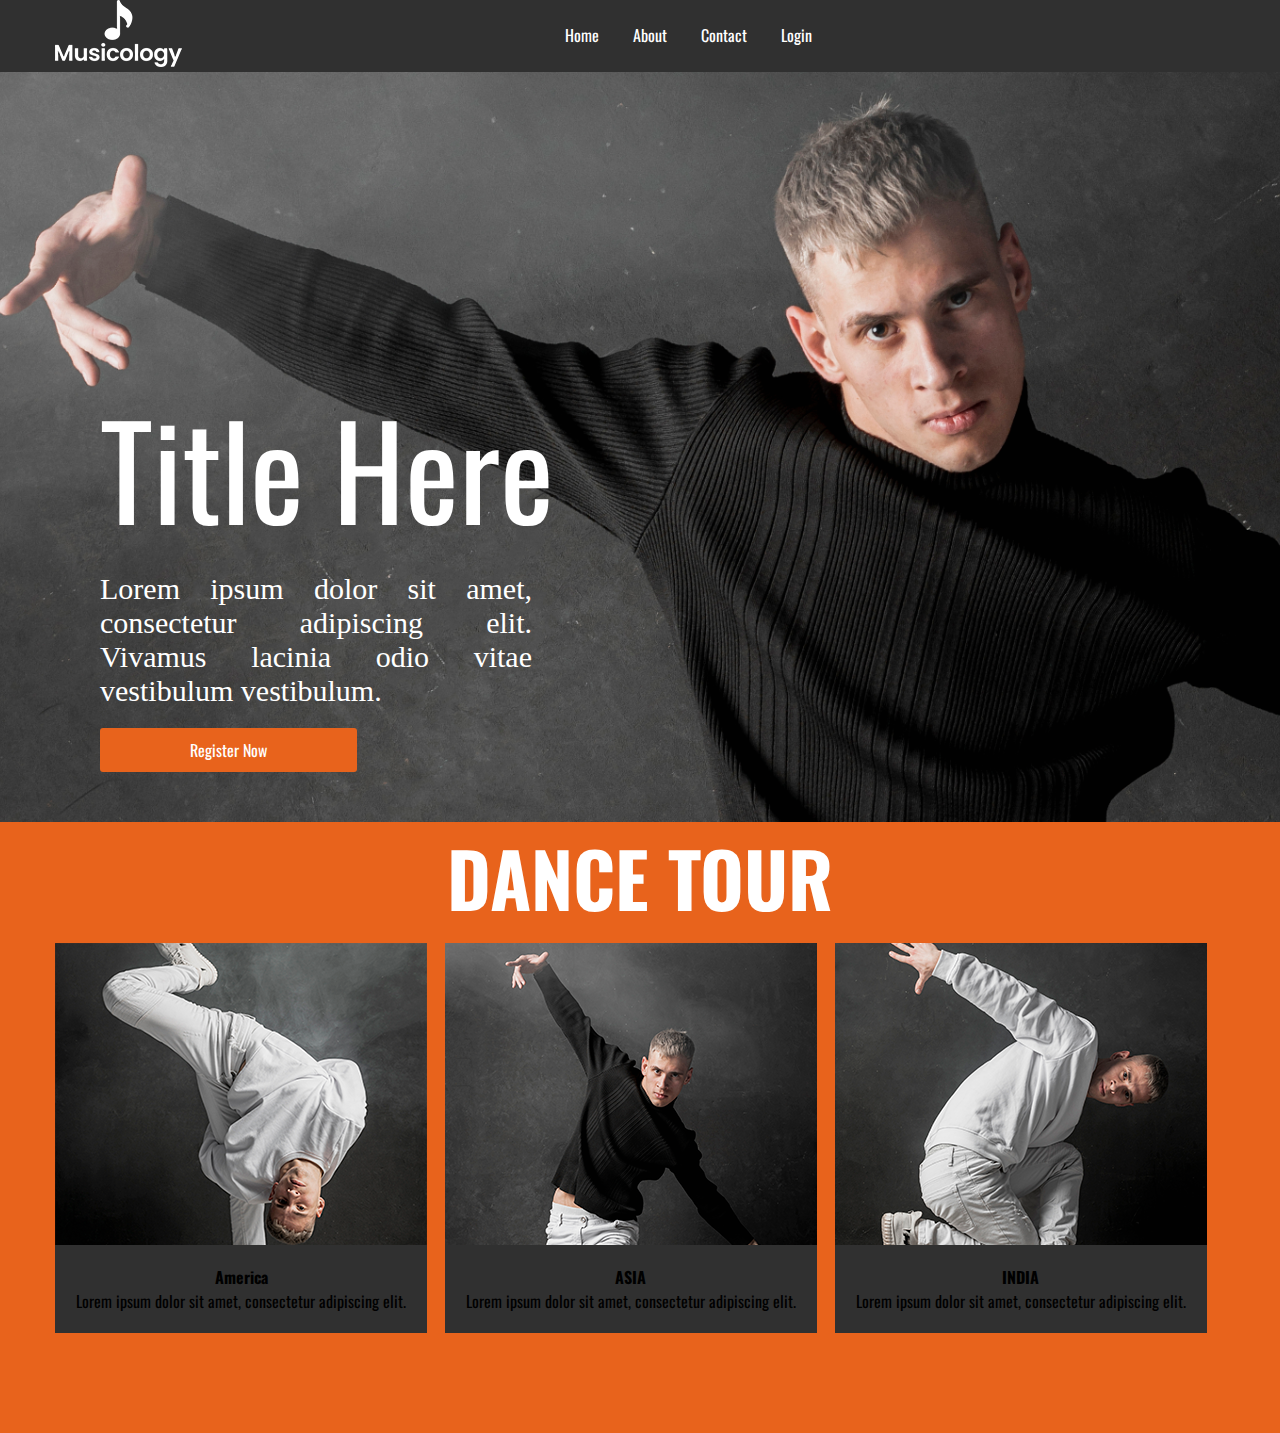
<file: CSS/website/index.html>
<!DOCTYPE html>
<html lang="en">

<head>
    <meta charset="UTF-8">
    <meta name="viewport" content="width=device-width, initial-scale=1.0">
    <title>Document</title>
    <link rel="preconnect" href="https://fonts.googleapis.com">
    <link rel="preconnect" href="https://fonts.gstatic.com" crossorigin>
    <link href="https://fonts.googleapis.com/css2?family=Oswald:wght@200..700&display=swap" rel="stylesheet">
    <link rel="stylesheet" href="https://cdnjs.cloudflare.com/ajax/libs/font-awesome/6.5.2/css/all.min.css"
        integrity="sha512-SnH5WK+bZxgPHs44uWIX+LLJAJ9/2PkPKZ5QiAj6Ta86w+fsb2TkcmfRyVX3pBnMFcV7oQPJkl9QevSCWr3W6A=="
        crossorigin="anonymous" referrerpolicy="no-referrer" />
    <link rel="stylesheet" href="assets/css/style.css">
</head>

<body>
    <header>

        <!-- <div class="disp-inline">logo</div>
        <div class="disp-inline">menu</div>
        <div class="disp-inline">search</div> -->
        <div class="container">
            <div class="row justi-spc-btw">
                <div><img src="assets/images/logo.png" alt=""></div>
                <div>
                    <nav>
                        <ul>
                            <li><a class="text-light" href="#">Home</a></li>
                            <li><a class="text-light" href="#">About</a></li>
                            <li><a class="text-light" href="#">Contact</a></li>
                            <li><a class="text-light" href="login.html">Login</a></li>
                        </ul>
                    </nav>
                </div>
                <div class="headermenu text-light"><i class="fa fa-search"></i></div>
            </div>
        </div>



    </header>
    <main>
        <section class="hero" id="hero">
            <div class="banner">
                <div class="banner-txt">
                    <h2>Title Here</h2>
                    <p>Lorem ipsum dolor sit amet, consectetur adipiscing elit. Vivamus lacinia odio vitae vestibulum
                        vestibulum.</p>
                    <label for="" class="btn btn-primary">Register Now</label>
                </div>
            </div>
        </section>
        <section class="dance-tour">
            <div class="container">
                <h2 class="text-center">Dance Tour</h2>
                <div class="row">
                    <div class="col-33">
                        <div class="card position-rele">
                            <img src="assets/images/card_1.png" class="card-image" alt="">
                            <div class="card-footer text-center"><h4>America</h4>
                            <p>Lorem ipsum dolor sit amet, consectetur adipiscing elit.</p>
                            </div>
                        </div>
                    </div>
                    <div class="col-33">
                        <div class="card position-rele">
                            <img src="assets/images/card_2.png" class="card-image" alt="">
                            <div class="card-footer text-center">
                                <h4>ASIA</h4>
                            <p>Lorem ipsum dolor sit amet, consectetur adipiscing elit.</p>
                            </div>
                            </div>
                            </div>
                            <div class="col-33">
                                <div class="card position-rele">
                                    <img src="assets/images/card_3.png" class="card-image" alt="">
                                        <div class="card-footer">
                                            <div class="text-center">
                                                <h4>INDIA</h4>
                                                <p>Lorem ipsum dolor sit amet, consectetur adipiscing elit.</p>
                                            </div>
                                        </div>
                        </div>
                    </div>
                </div>
            </div>
        </section>
    </main>
    <footer></footer>
</body>

</html>
</file>
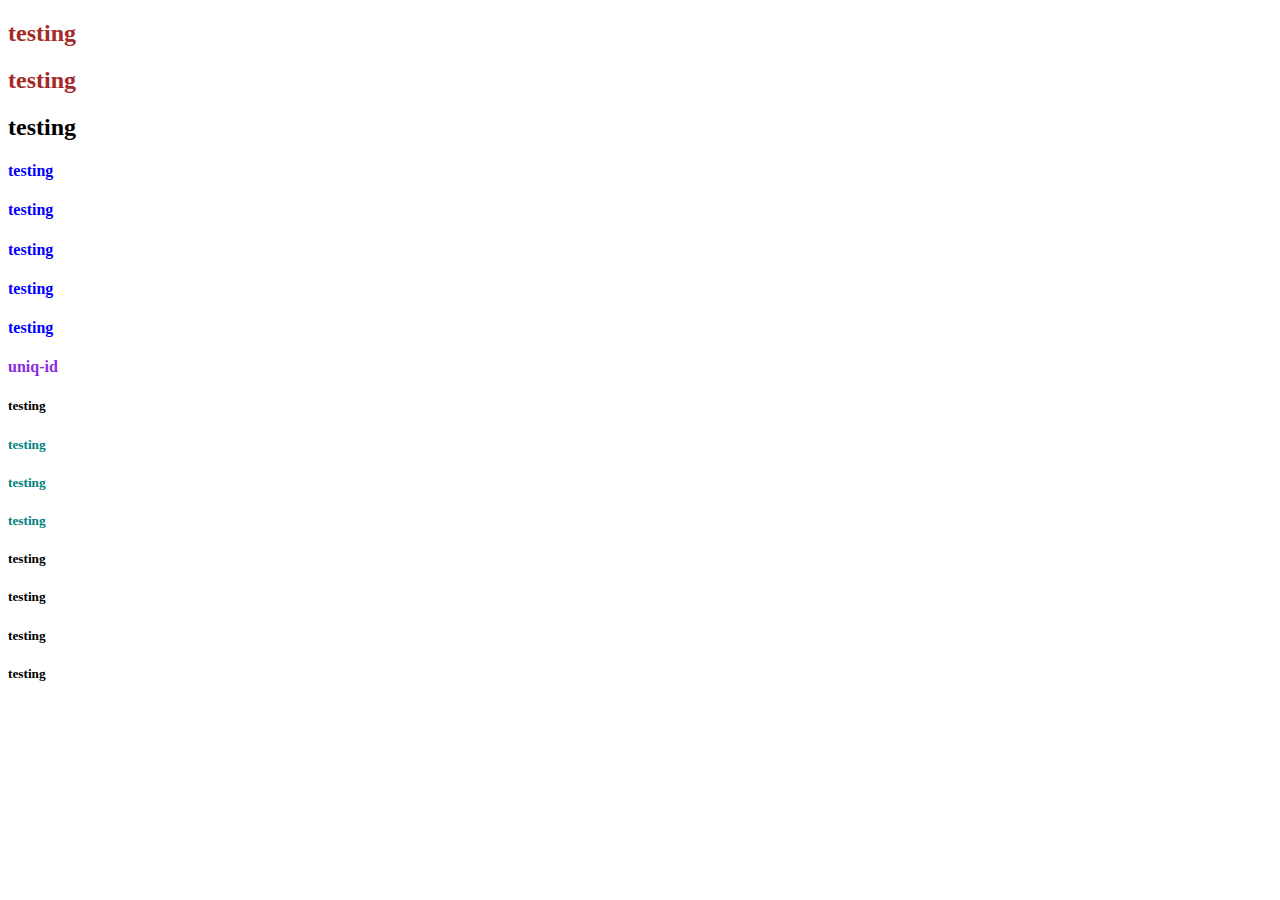
<file: CSS/01intro.html>
<!DOCTYPE html>
<html lang="en">
<head>
    <meta charset="UTF-8">
    <meta name="viewport" content="width=device-width, initial-scale=1.0">
    <title>Document</title>
    <style>
        h4{
            color: blue;
        }
        #uniq-id{
            color: blueviolet;
        }
        .class-for-multiple{
         color: teal;   
        }
    </style>
</head>
<body>
    
    <h2 style="color: brown;">testing</h2>
    <h2 style="color: brown;">testing</h2>
    <h2>testing</h2>
    <h4>testing</h4>
    <h4>testing</h4>
    <h4>testing</h4>
    <h4>testing</h4>
    <h4>testing</h4>
    <h4 id="uniq-id">uniq-id</h4>
    <!-- <h4 id="uniq-id">uniq-id</h4>
    <h4 id="uniq-id">uniq-id</h4>
    <h4 id="uniq-id">uniq-id</h4>
    <jay id="uniq-id">uniq-id</jay> -->
    <h5>testing</h5>
    <h5 class="class-for-multiple">testing</h5>
    <h5 class="class-for-multiple">testing</h5>
    <h5 class="class-for-multiple">testing</h5>
    <h5>testing</h5>
    <h5>testing</h5>
    <h5>testing</h5>
    <h5>testing</h5>
</body>
</html>
</file>
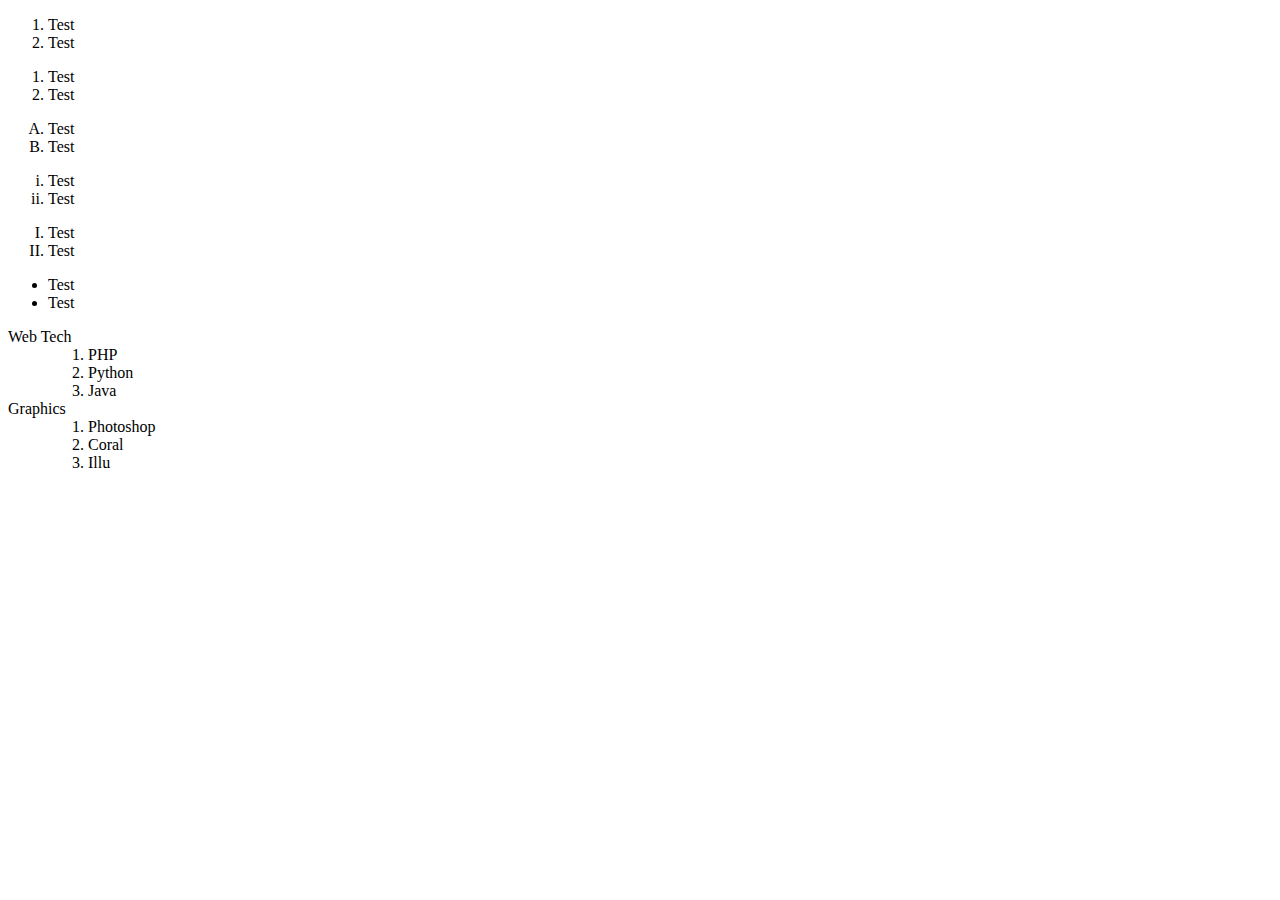
<file: HTML/02List.html>
<!DOCTYPE html>
<html lang="en">
<head>
    <meta charset="UTF-8">
    <meta name="viewport" content="width=device-width, initial-scale=1.0">
    <title>Document</title>
</head>
<body>
    <ol>
        <li>Test</li>
        <li>Test</li>
    </ol>
    <ol type="1">
        <li>Test</li>
        <li>Test</li>
    </ol>
    <ol type="A">
        <li>Test</li>
        <li>Test</li>
    </ol>
    <ol type="i">
        <li>Test</li>
        <li>Test</li>
    </ol>
    <ol type="I">
        <li>Test</li>
        <li>Test</li>
    </ol>
    <ul>
        <li>Test</li>
        <li>Test</li>
    </ul>
    <dl>
        <dt>Web Tech</dt>
        <dd>
            <ol>
                <li>PHP</li>
                <li>Python</li>
                <li>Java</li>
            </ol>
        </dd>
        <dt>Graphics</dt>
        <dd>
            <ol>
                <li>Photoshop</li>
                <li>Coral</li>
                <li>Illu</li>
            </ol>
        </dd>
    </dl>
</body>
</html>
</file>
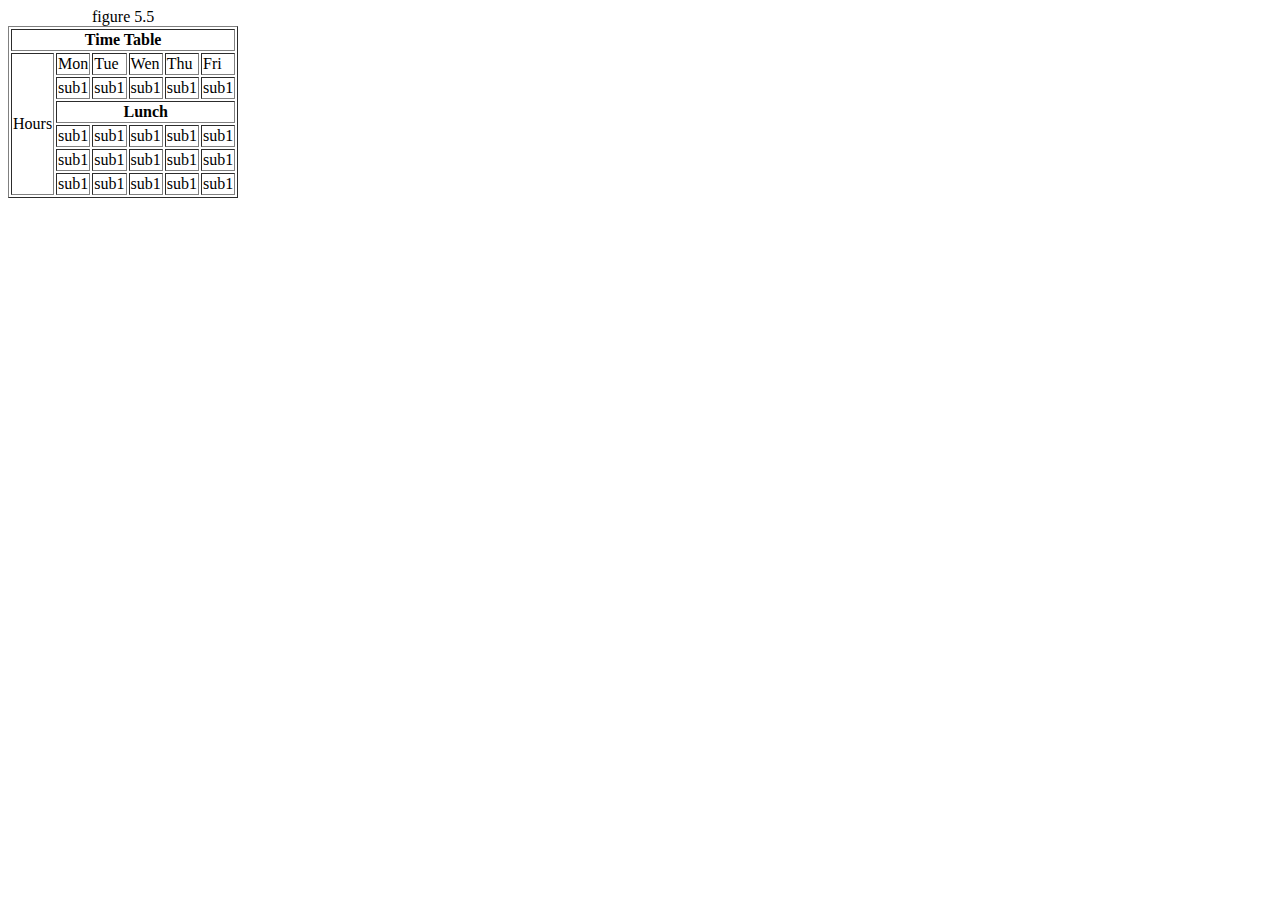
<file: HTML/03TableTask.html>
<!DOCTYPE html>
<html lang="en">
<head>
    <meta charset="UTF-8">
    <meta name="viewport" content="width=device-width, initial-scale=1.0">
    <title>Document</title>
</head>
<body>
    <table border="1">
        <tr>
            <td rowspan="6">Hours</td>
            <td>Mon</td>
            <td>Tue</td>
            <td>Wen</td>
            <td>Thu</td>
            <td>Fri</td>
            </tr>
            <tr>
                <!-- <td>sub1</td> -->
            <td>sub1</td>
            <td>sub1</td>
            <td>sub1</td>
            <td>sub1</td>
            <td>sub1</td>
            </tr>
            <tr>
            <!-- <td>sub1</td> -->
            <td colspan="5" align="center"> <b>Lunch</b>  </td>
            </tr>
            <tr>
                <!-- <td>sub1</td> -->
            <td>sub1</td>
            <td>sub1</td>
            <td>sub1</td>
            <td>sub1</td>
            <td>sub1</td>
            </tr>
            <tr>
                <!-- <td>sub1</td> -->
                <td>sub1</td>
                <td>sub1</td>
                <td>sub1</td>
            <td>sub1</td>
            <td>sub1</td>
            </tr>
            <tr>
                <!-- <td>sub1</td> -->
            <td>sub1</td>
            <td>sub1</td>
            <td>sub1</td>
            <td>sub1</td>
            <td>sub1</td>
            </tr>
        <thead>

            <tr>
                <!-- <td colspan="6" align="center"> <b>Time Table</b> </td> -->
                <th colspan="6" > Time Table </th>
            </tr>
        </thead>
        <caption>figure 5.5
        </caption>
            </table>
            </body>
            </html>
</file>
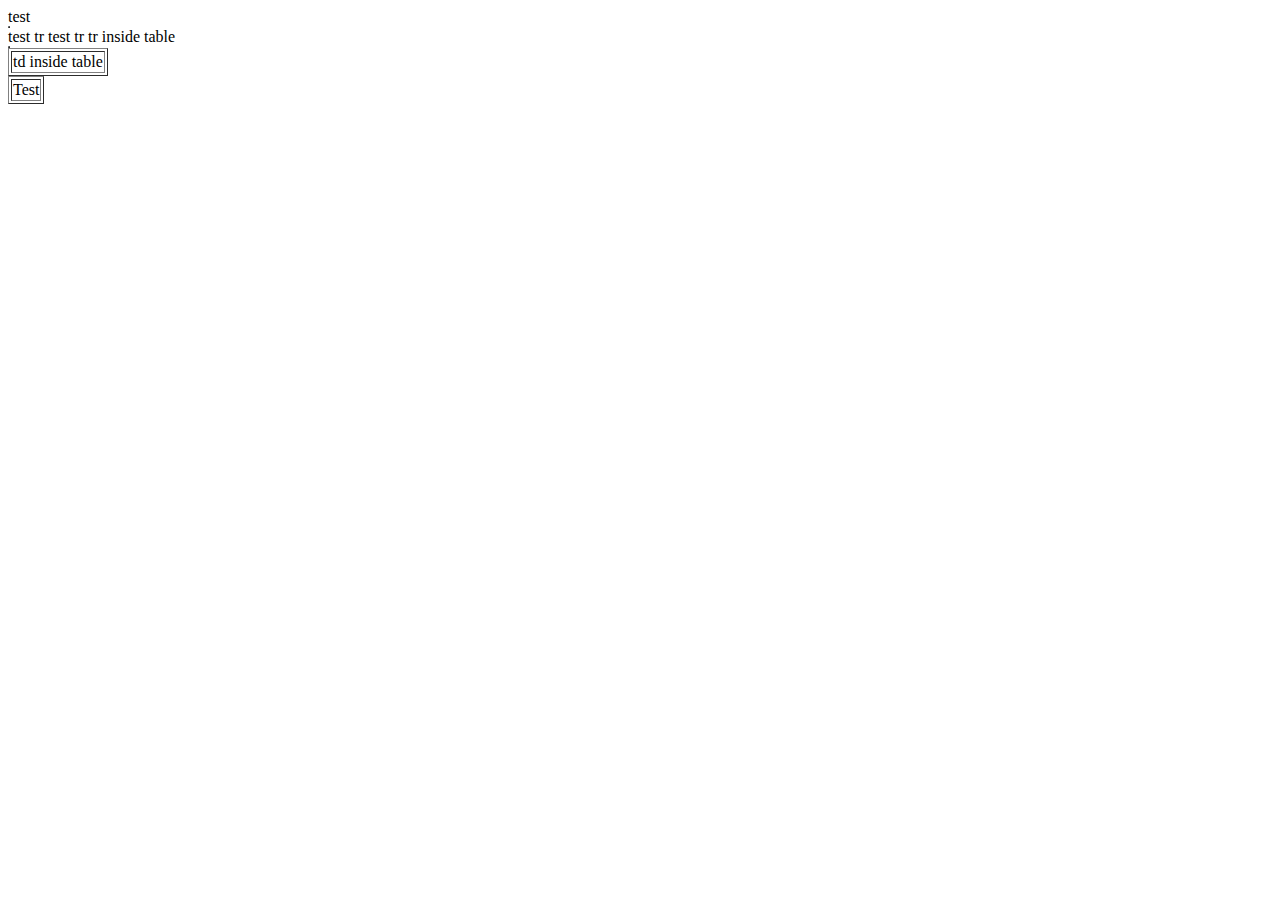
<file: HTML/04Table.html>
<!DOCTYPE html>
<html lang="en">
<head>
    <meta charset="UTF-8">
    <meta name="viewport" content="width=device-width, initial-scale=1.0">
    <title>Document</title>
</head>
<body>
    
    <table border="1"> test </table>
    <tr>test tr</tr>
    <td>test tr</td>
    <table border="1"> <tr>tr inside table</tr> </table>
    <table border="1"> <td>td inside table</td> </table>
    <table border="1">
        <tr>
            <td>Test</td>
        </tr>
    </table>
</body>
</html>
</file>
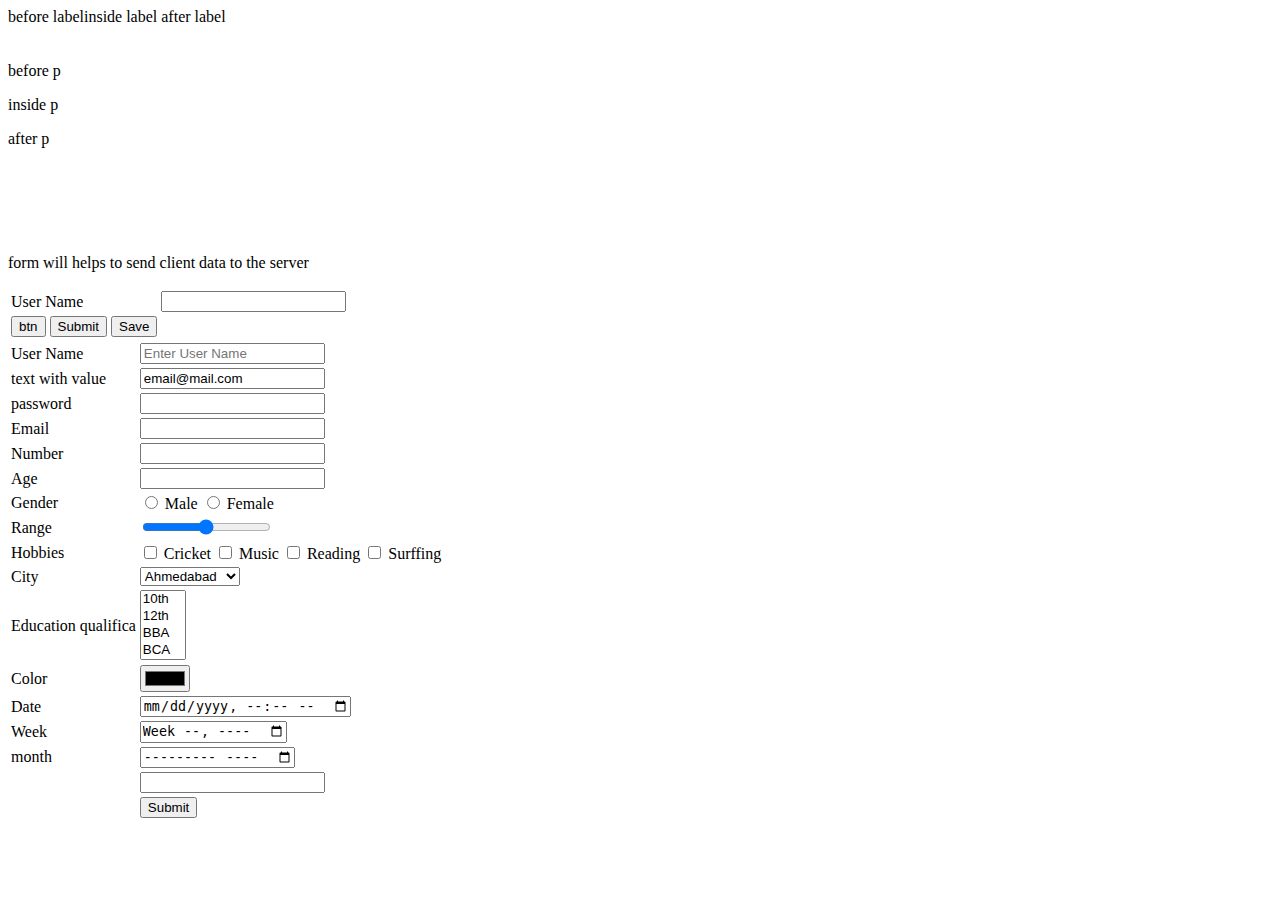
<file: HTML/form.html>
<!DOCTYPE html>
<html lang="en">
<head>
    <meta charset="UTF-8">
    <meta name="viewport" content="width=device-width, initial-scale=1.0">
    <title>Document</title>
</head>
<body>
    before label<label for="">inside label</label> after label
    
    
    <br>
    <br>
    <br>
    
    before p<p>inside p</p> after p
    
    <br>
    <br>
    <br>
    <br>
    <br>
    <br>
    <p>form will helps to send client data to the server</p>
    <form action="">
        <table>
            <tr>
                <td>User Name</td>
                <td><input type="text" name="" id=""></td>
            </tr>
            <tr>
                <td>
                    <input type="button" value="btn" name="" id="">
                    <input type="submit" name="" id="">
                    <button type="button">Save</button>
                </td>
            </tr>
        </table>
    </form>
    <form action="">
        <table>
            <!-- <tr>
                <td>User Name</td>
                <td><input type="text" name="username" id=""></td>
            </tr>
            <tr>
                <td>Password</td>
                <td><input type="password" name="password" id=""></td>
            </tr>
            <tr>
                <td>
                    <input type="submit" name="save" id="">
                    file:///C:/Users/jayra/Desktop/KadiWorkshop/HTML/form.html?username=test&password=testing&save=Submit -->
                    <!-- <button type="button">Save</button>
                </td>
            </tr> -->
            <tr>
                <td><label for="">User Name</label></td>
                <td><input type="text" placeholder="Enter User Name" name="" id=""></td>
            </tr>
            <tr>
                <td><label for="">text with value</label></td>
                <td><input type="text" name="" value="email@mail.com" id=""></td>
            </tr>
            <tr>
                <td><label for="">password</label></td>
                <td><input type="password" name="" id=""></td>
            </tr>
            <tr>
                <td><label for="">Email</label></td>
                <td><input type="email" name="" id=""></td>
            </tr>
            <tr>
                <td><label for="NumberFor">Number</label></td>
                <td><input type="tel" name="" id="NumberFor"></td>
            </tr>
            <tr>
                <td><label for="">Age</label></td>
                <td><input type="number" name="" id=""></td>
            </tr>
            <tr>
                <td><label for="">Gender</label></td>
                <td>
                    <input type="radio" name="gender" id="Male" value="Male"> <label for="Male">Male</label> 
                    <input type="radio" name="gender" id="Female" value="Female"> <label for="Female">Female</label> 
                </td>
            </tr>
            <tr>
                <td><label for="">Range</label></td>
                <td><input type="range" name="" id=""></td>
            </tr>
            <tr>
                <td><label for="">Hobbies</label></td>
                <td>
                    <input type="checkbox" name="" id="Cricket" value="Cricket"> <label for="Cricket">Cricket</label>
                    <input type="checkbox" name="" id="Music" value="Music"> <label for="Music">Music</label>
                    <input type="checkbox" name="" id="Reading" value="Reading"> <label for="Reading">Reading</label>
                    <input type="checkbox" name="" id="Surffing" value="Surffing"> <label for="Surffing">Surffing</label>
                </td>
            </tr>
            <tr>
                <td><label for="">City</label></td>
                <td>
                    <select name="" id="">
                        <option value="">Ahmedabad</option>
                        <option value="">Gandhinagar</option>
                        <option value="">Baroda</option>
                    </select>
                </td>
            </tr>
            <tr>
                <td><label for="">Education qualifica</label></td>
                <td>
                    <select name="" id="" multiple>
                        <option value="">10th</option>
                        <option value="">12th </option>
                        <option value="">BBA</option>
                        <option value="">BCA</option>
                        <option value="">B.com</option>
                        <option value="">MBA</option>
                        <option value="">MCA</option>
                        <option value="">M.com</option>
                    </select>

                </td>
            </tr>
            <tr>
                <td><label for="">Color</label></td>
                <td><input type="color" name="" id=""></td>
            </tr>
            <tr>
                <td><label for="">Date</label></td>
                <td><input type="datetime-local" name="" id=""></td>
            </tr>
            <tr>
                <td><label for="">Week</label></td>
                <td><input type="week" name="" id=""></td>
            </tr>
            <tr>
                <td><label for="">month</label></td>
                <td><input type="month" name="" id=""></td>
            </tr>
            <tr>
                <td><label for=""></label></td>
                <td><input type="text" name="" id=""></td>
            </tr>
            <tr>
                <td><label for=""></label></td>
                <td><input type="submit" name="" id=""></td>
            </tr>
        </table>
    </form>

</body>
</html>
</file>
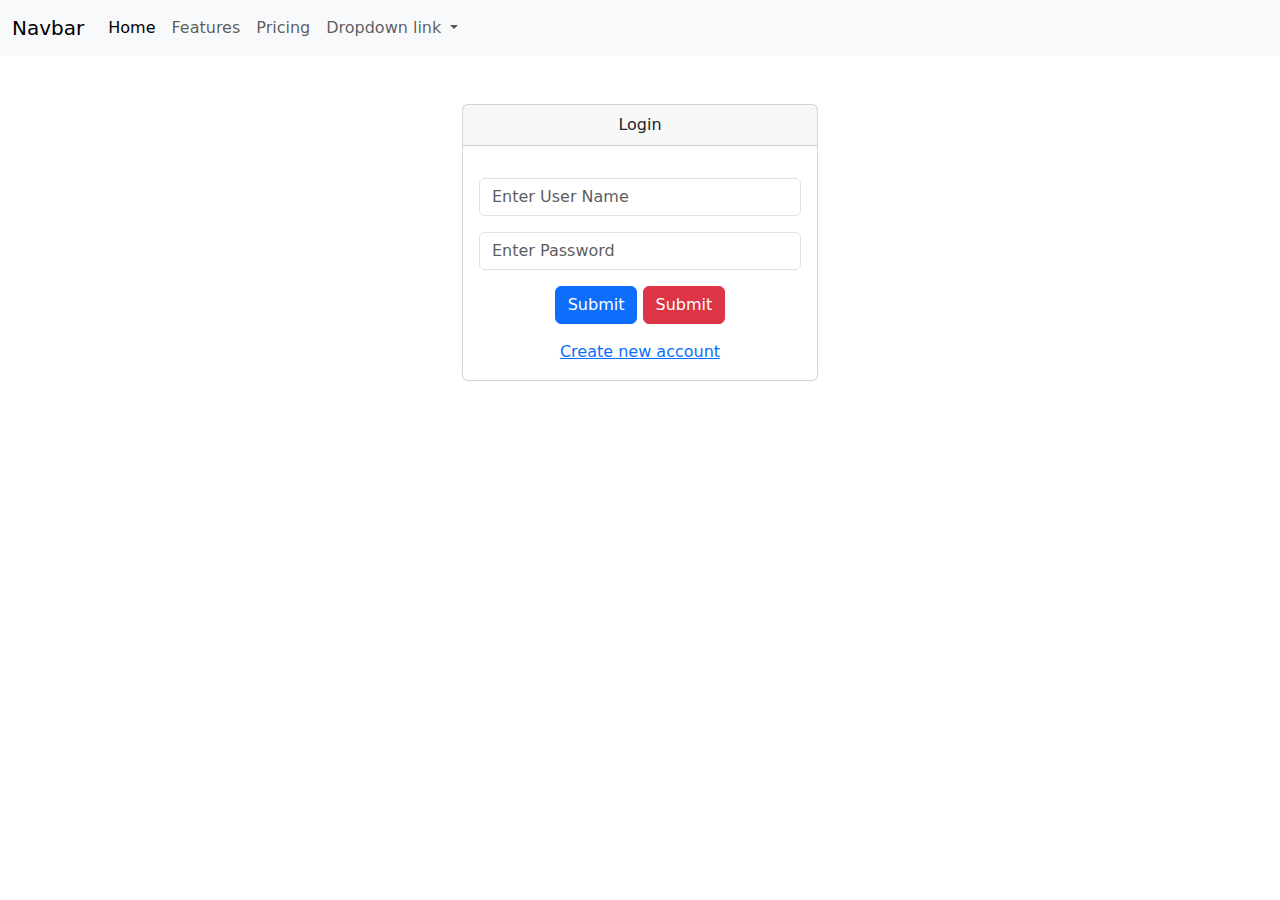
<file: CSS/website/login.html>
<!DOCTYPE html>
<html lang="en">

<head>
    <meta charset="UTF-8">
    <meta name="viewport" content="width=device-width, initial-scale=1.0">
    <title>Document</title>
    <link rel="stylesheet" href="https://cdn.jsdelivr.net/npm/bootstrap@5.3.2/dist/css/bootstrap.min.css">
    <!-- <style>
        * {
            border: 1px solid;
        }
    </style> -->
</head>

<body>
    <header>
        <nav class="navbar navbar-expand-lg bg-body-tertiary">
            <div class="container-fluid">
                <a class="navbar-brand" href="#">Navbar</a>
                <button class="navbar-toggler" type="button" data-bs-toggle="collapse"
                    data-bs-target="#navbarNavDropdown" aria-controls="navbarNavDropdown" aria-expanded="false"
                    aria-label="Toggle navigation">
                    <span class="navbar-toggler-icon"></span>
                </button>
                <div class="collapse navbar-collapse" id="navbarNavDropdown">
                    <ul class="navbar-nav">
                        <li class="nav-item">
                            <a class="nav-link active" aria-current="page" href="#">Home</a>
                        </li>
                        <li class="nav-item">
                            <a class="nav-link" href="#">Features</a>
                        </li>
                        <li class="nav-item">
                            <a class="nav-link" href="#">Pricing</a>
                        </li>
                        <li class="nav-item dropdown">
                            <a class="nav-link dropdown-toggle" href="#" role="button" data-bs-toggle="dropdown"
                                aria-expanded="false">
                                Dropdown link
                            </a>
                            <ul class="dropdown-menu">
                                <li><a class="dropdown-item" href="#">Action</a></li>
                                <li><a class="dropdown-item" href="#">Another action</a></li>
                                <li><a class="dropdown-item" href="#">Something else here</a></li>
                            </ul>
                        </li>
                    </ul>
                </div>
            </div>
        </nav>
    </header>
    <!-- <main>
          test
        <div class="container">
            test
        </div>
        <div class="container">
            <div class="row">
                without col
            </div>
            <div class="row">
                <div class="col">
                with col
                </div>
            </div>
        </div>
      </main> -->
    <main>
        <div class="container">
            <div class="row">
                <div class="col-4 offset-4">
                    <div class="card mt-5">
                        <div class="card-header text-center">Login</div>
                        <div class="card-body">
                            <form action="">
                                <div class="row mt-3">
                                    <div class="col ">
                                        <input type="text" class="form-control" placeholder="Enter User Name" name="" id="">
                                    </div>
                                </div>
                                <div class="row mt-3">
                                    <div class="col">
                                        <input type="password" class="form-control" placeholder="Enter Password" name="" id="">
                                    </div>
                                </div>
                                <div class="row mt-3 text-center">
                                    <div class="col">
                                        <input type="submit" class="btn btn-primary"  name="" id="">
                                        <input type="submit" class="btn btn-danger"  name="" id="">
                                    </div>
                                </div>
                                <div class="row mt-3 text-center">
                                    <div class="col">
                                            <a href="registration.html">Create new account</a>
                                    </div>
                                </div>
                            </form>
                        </div>
                    </div>
                </div>
            </div>
        </div>
    </main>
</body>

</html>
</file>
<file: CSS/website/assets/css/style.css>
* {
    margin: 0;
    padding: 0;
    box-sizing: border-box;
    font-family: "Oswald";
    /* font-family: Arial, sans-serif; */
}

header {
    background-color: #303030;
}

.disp-inline {
    display: inline;
}

.row {
    display: flex;
}
.col-33{
    width: 33.33%;
    /* padding: 0 15px; */
}
/* .container-fluid{
    width: 100%;
    padding: 0 15px;
} */
.container {
    /* width: 80%; */
    width: 1200px;
    padding: 0 15px;
    margin: 0 auto;
}

.justi-spc-btw {
    justify-content: space-between;
}

nav>ul>li,
.headermenu {
    display: inline-block;
    /* margin: 50px; */
    /* height: 200px; */
    line-height: 70px;
    margin: 0 15px;
}

.text-light {
    color: white;

}

/* .lh-70 {
    line-height: 70px;

} */

a {
    text-decoration: none;
}

.banner {
    background: url(../images/bannerbg.png) center center /cover;
    /* height: 500px; */
    /* height: 100vh; */
    /* height: 750px; */
    padding-bottom: 50px;
}

.banner-txt label {
    margin-top: 10px;
}

.banner-txt p {
    width: 80%;
    font-size: 30px;
    color: #ffffff;
    font-family: "Montserrat";
    text-align: justify;
    margin: 10px 0;
}

.banner-txt {
    /* margin-top: 250px; */
    /* padding-top: 250px; */
    padding: 300px 0 0 100px;
    width: 50%;
}

.banner h2 {
    font-size: 8em;
    color: #ffffff;
    font-weight: 400;
}

.btn {
    display: inline-block;
    padding: 10px 90px;
    border-radius: 3px;
}

.btn-primary {
    color: #ffffff;
    background-color: #e8631c;
}
.text-center{
    text-align: center;
}
.dance-tour{
    background-color: #e8631c;
}
.dance-tour h2{
    font-size: 75px;
    text-transform: uppercase;
    color: #ffffff;
    font-weight: 700;
    font-family: "Oswald";
    text-align: center;
}
.w-100{
    width: 100%;
}
.card-image{
    position: absolute;
    top: 10px;
}
.card{
    min-height: 500px;
}
.position-rele{ position: relative; }
.card-footer{
    position: absolute;
    /* margin: 0 20px; */
    width: 372px;
    bottom: 100px;
    padding: 20px;
    background-color: #303030;
}
</file>
